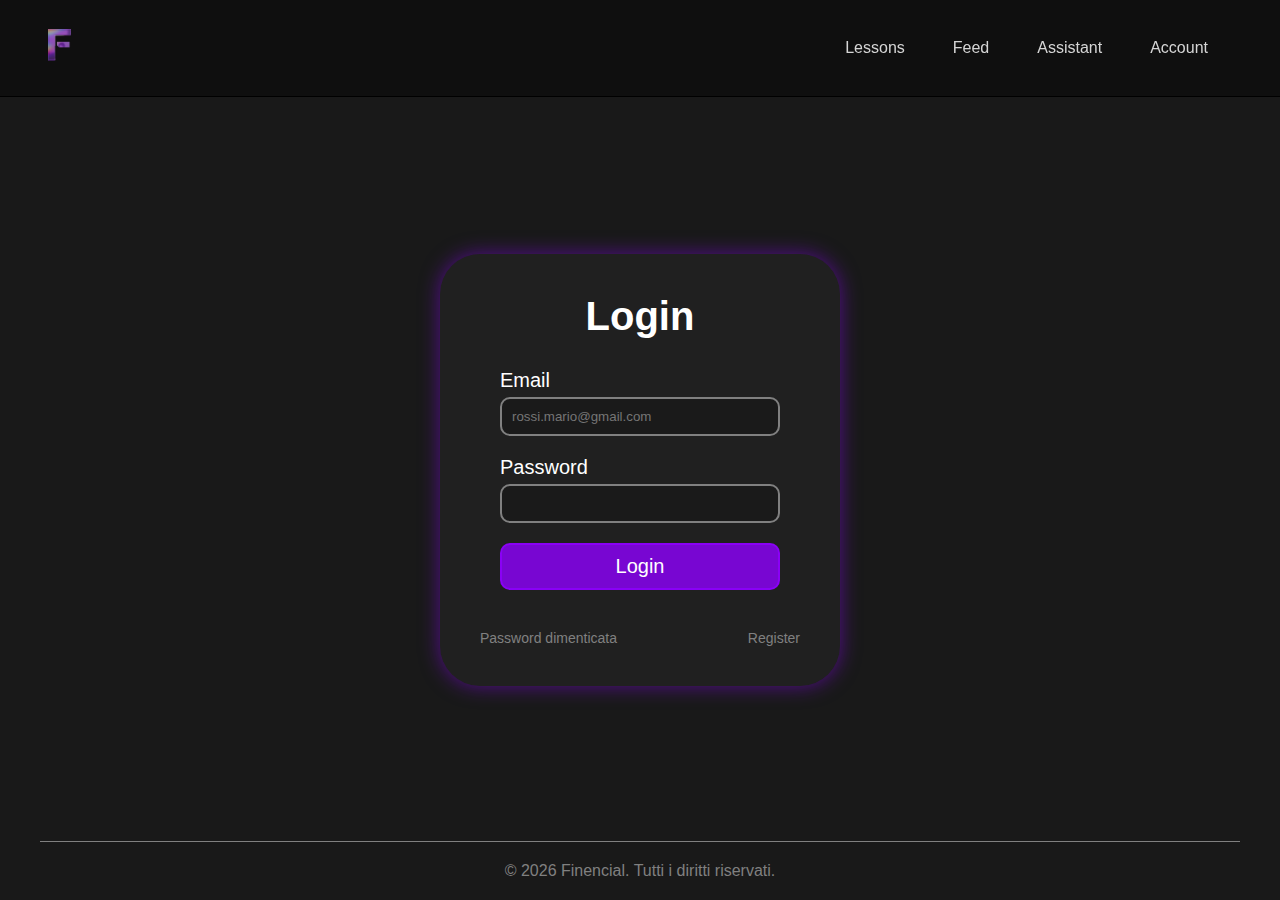
<file: html/login.html>
<!DOCTYPE html>
<html lang="it">
<head>
    <meta charset="UTF-8">
    <meta name="viewport" content="width=device-width, initial-scale=1.0">
    <title>Login</title>

    <link rel="stylesheet" href="../css/navbar.css">
    <link rel="stylesheet" href="../css/nav-link/login.css">
    <link rel="stylesheet" href="../css/colori.css">

    <link rel="icon" href="../logo/Gemini_Generated_Image_4a7n3m4a7n3m4a7n-removebg-preview.png">
</head>
<body>

    <!-- Header -->
    <header class="topbar">
    
        <div class="logo">
            <a href="../index.html">
                <img src="../logo/Gemini_Generated_Image_4a7n3m4a7n3m4a7n-removebg-preview.png" alt="Logo Finencial">
            </a>
        </div>

        <button class="hamburger" aria-label="Apri menu">
            <span></span>
            <span></span>
            <span></span>
        </button>

        <nav class="nav-links">
            <a href="nav-link/homepage.html">Lessons</a>
            <a href="nav-link/feed.html">Feed</a>
            <a href="nav-link/assistant.html">Assistant</a>
            <a href="#">Account</a>
        </nav>
    </header>



    <div class="box">
        <h1>Login</h1>
            <div class="inputBox">
                <span>Email</span>
                <input
                    type="email" 
                    required="required"
                    placeholder="rossi.mario@gmail.com"
                >
            </div>

            <div class="inputBox">
                <span>Password</span>
                <input 
                    type="password"
                    required="required"
                >
            </div>

            
            <input type="submit" value="Login" class="Login">
            <i></i>



            <div class="links">
                <a href="#">Password dimenticata</a>
                <a href="register.html">Register</a>
            </div>

    </div>
    <footer>
        <p>© 2026 Finencial. Tutti i diritti riservati.</p>
    </footer>

    <script src="../js/navbar.js"></script>

    
</body>
</html>
</file>
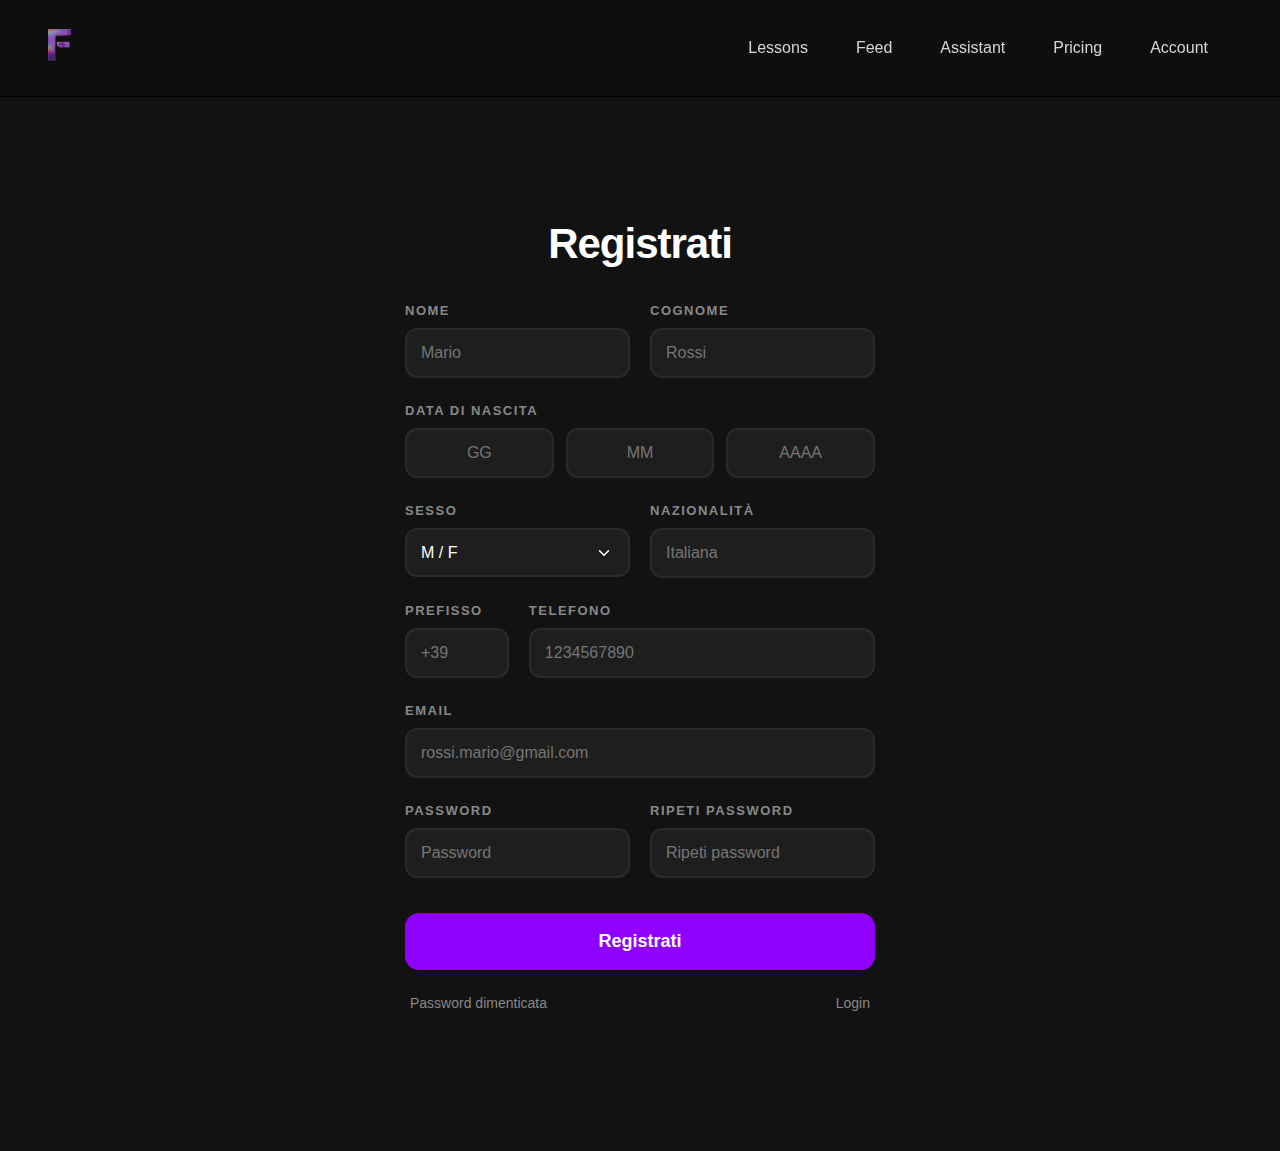
<file: html/registrati.html>
<!DOCTYPE html>
<html lang="it">
<head>
    <meta charset="UTF-8">
    <meta name="viewport" content="width=device-width, initial-scale=1.0">
    <title>Registrati</title>

    <link rel="stylesheet" href="../css/navbar.css">
    <link rel="stylesheet" href="../css/colori.css">
    <link rel="stylesheet" href="../css/registrati.css">

    <link rel="icon" href="../logo/icon.jpeg">
</head>
<body>

    <!-- Header -->
    <header class="topbar">
    
        <div class="logo">
            <a href="../index.html">
                <img src="../logo/Gemini_Generated_Image_4a7n3m4a7n3m4a7n-removebg-preview.png" alt="Logo Finencial">
            </a>
        </div>

        <button class="hamburger" aria-label="Apri menu">
            <span></span>
            <span></span>
            <span></span>
        </button>

        <nav class="nav-links">
            <a href="nav-link/homepage.html">Lessons</a>
            <a href="nav-link/feed.html">Feed</a>
            <a href="nav-link/assistant.html">Assistant</a>
            <a href="nav-link/pricing.html">Pricing</a>
            <a href="login.html">Account</a>
        </nav>
    </header>



    <div class="box">
    <h1>Registrati</h1>
    
    <!-- <form id="registerForm"> -->
    <form action="../php/salva_utente.php" method="POST" id="registerForm">
        <div class="info">
            <div class="inputBox">
                <span>Nome</span>
                <input type="text" name="nome" id="nome" required placeholder="Mario">
            </div>
            <div class="inputBox">
                <span>Cognome</span>
                <input type="text" name="cognome" id="cognome" required placeholder="Rossi">
            </div>
        </div>

        <div class="info">
            <div class="inputBox birth-group">
                <span>Data di nascita</span>
                <div class="birth-inputs">
                    <input type="number" name="day" id="day" placeholder="GG" min="1" max="31" required>
                    <input type="number" name="month" id="month" placeholder="MM" min="1" max="12" required>
                    <input type="number" name="year" id="year" placeholder="AAAA" min="1900" max="2026" required>
                </div>
            </div>
        </div>

        <div class="info">
            <div class="inputBox">
                <span>Sesso</span>
                <select name="sesso" id="sesso" required>
                    <option value="" disabled selected>M / F</option>
                    <option value="M">Maschio</option>
                    <option value="F">Femmina</option>
                </select>
            </div>
            <div class="inputBox">
                <span>Nazionalità</span>
                <input type="text" name="nazionalita" id="nazionalita" required placeholder="Italiana">
            </div>
        </div>
        
        <div class="info">
            <div class="inputBox prefisso-container">
                <span>Prefisso</span>
                <input type="text" name="prefisso" placeholder="+39">
            </div>
            <div class="inputBox">
                <span>Telefono</span>
                <input type="tel" name="telefono" placeholder="1234567890">
            </div>
        </div>

        <div class="inputBox">
            <span>Email</span>
            <input type="email" name="email" id="email" required placeholder="rossi.mario@gmail.com">
        </div>

        <div class="info">
            <div class="inputBox">
                <span>Password</span>
                <input type="password" name="password" id="password" required placeholder="Password">
            </div>
            <div class="inputBox">
                <span>Ripeti Password</span>
                <input type="password" id="confirmPassword" required placeholder="Ripeti password">
            </div>
        </div>

        <p id="error-msg" style="color: #ff4d4d; font-size: 14px; margin-top: 10px; display: none;"></p>
        <input type="submit" value="Registrati" class="Login">
    </form>

    <div class="links">
        <a href="#">Password dimenticata</a>
        <a href="login.html">Login</a>
    </div>
</div>


    <script src="../js/navbar.js"></script>
    <script>
        document.getElementById('registerForm').addEventListener('submit', function(event) {
        // Riferimenti ai campi
        const pass = document.getElementById('password').value;
        const confirmPass = document.getElementById('confirmPassword').value;
        const errorMsg = document.getElementById('error-msg');

        // Reset del messaggio di errore
        errorMsg.style.display = 'none';

        // Controllo uguaglianza password
        if (pass !== confirmPass) {
            event.preventDefault(); // Blocca l'invio del form
            errorMsg.innerText = "Le password non coincidono!";
            errorMsg.style.display = 'block';

            // Opzionale: evidenzia i bordi in rosso
            document.getElementById('confirmPassword').style.borderColor = "#ff4d4d";
        } else {
            // Se tutto è ok, puoi procedere (es. invio dati al server)
            alert("Registrazione effettuata con successo!");
        }
        });
    </script>

    
</body>
</html>
</file>
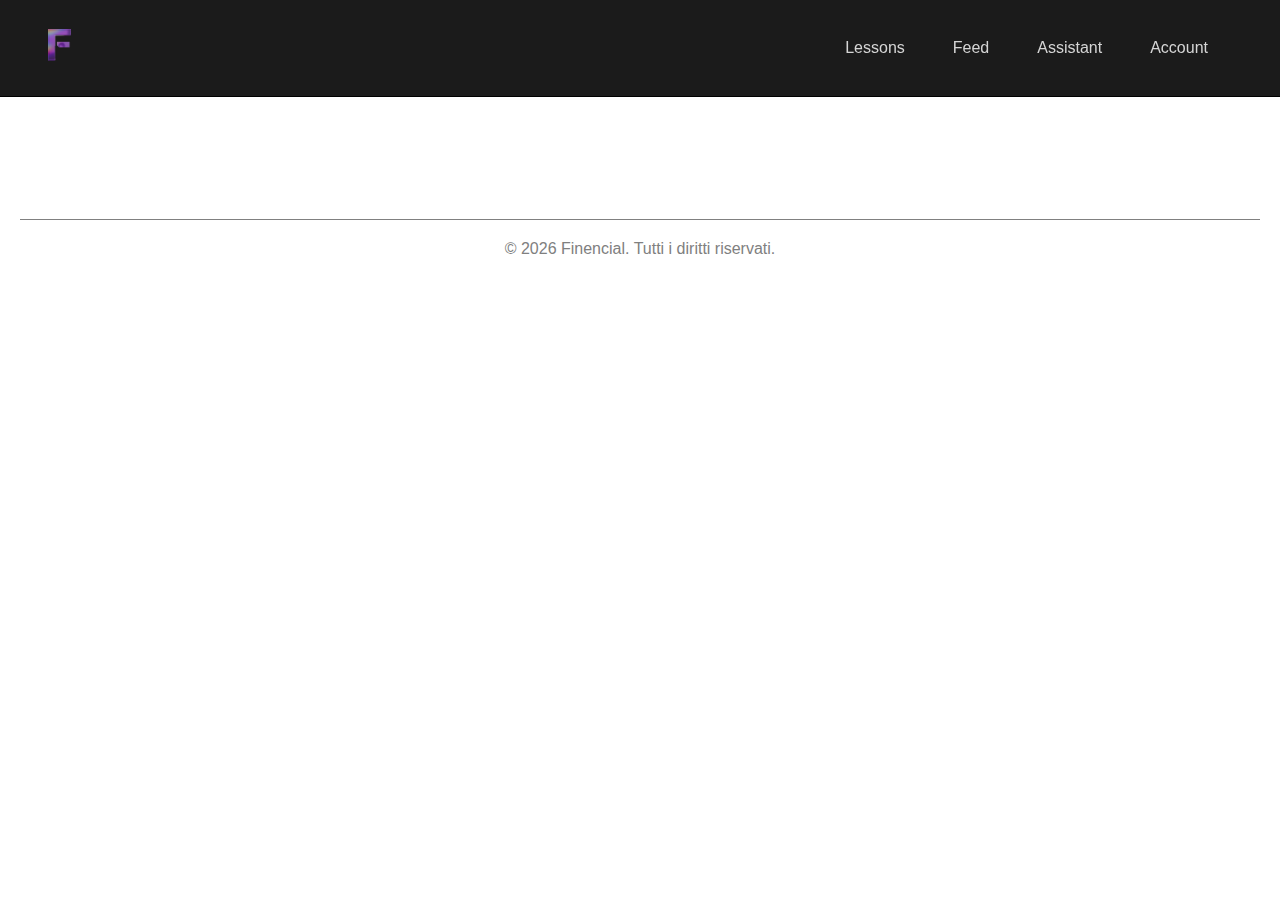
<file: html/nav-link/account.html>
<!DOCTYPE html>
<html lang="en">
<head>
  <meta charset="UTF-8" />
  <title>Finencial - Account</title>
  <meta name="viewport" content="width=device-width, initial-scale=1.0" />
  <link rel="stylesheet" href="../../css/nav-link/homepagestyle.css">
  <link rel="stylesheet" href="../../css/navbar.css">
</head>
<body>

  <style>
    h1, h3 {
      color: #fff;
    }
  </style>

  <!-- Header -->
  <header class="topbar">
    <div class="logo">
        <a href="../../index.html">
          <img src="../../logo/Gemini_Generated_Image_4a7n3m4a7n3m4a7n-removebg-preview.png" alt="Logo Finencial">
        </a>
    </div>

    <button class="hamburger" aria-label="Apri menu">
      <span></span>
      <span></span>
      <span></span>
    </button>

    <nav class="nav-links">
      <a href="homepage.html">Lessons</a>
      <a href="feed.html">Feed</a>
      <a href="assistant.html">Assistant</a>
      <a class="active" href="#">Account</a>
    </nav>
  </header>

  <main>
   <section>
     <div class="container">
      <h1>Account section is under development!</h1>
      <h3>Coming soon in 2026.</h3>
     </div>
   </section>
  </main>

  <footer>
        <p>© 2026 Finencial. Tutti i diritti riservati.</p>
  </footer>

</body>
</html>
</file>
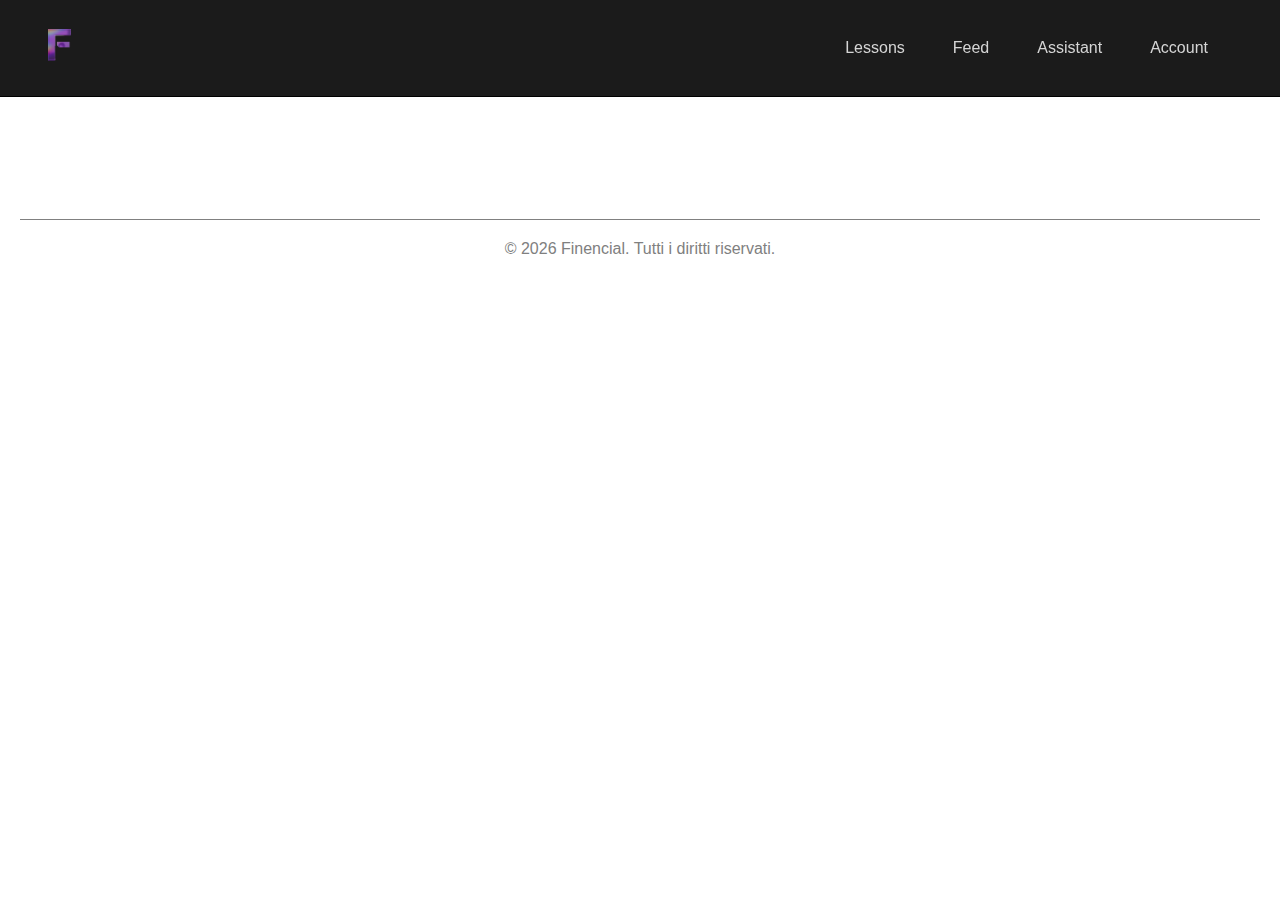
<file: html/nav-link/assistant.html>
<!DOCTYPE html>
<html lang="en">
<head>
  <meta charset="UTF-8" />
  <title>Finencial - Assistant</title>
  <meta name="viewport" content="width=device-width, initial-scale=1.0" />
  <link rel="stylesheet" href="../../css/nav-link/homepagestyle.css">
  <link rel="stylesheet" href="../../css/navbar.css">
</head>
<body>

  <style>
    h1, h3 {
      color: #fff;
    }
  </style>

  <!-- Header -->
  <header class="topbar">
    <div class="logo">
        <a href="../../index.html">
          <img src="../../logo/Gemini_Generated_Image_4a7n3m4a7n3m4a7n-removebg-preview.png" alt="Logo Finencial">
        </a>
    </div>

    <button class="hamburger" aria-label="Apri menu">
      <span></span>
      <span></span>
      <span></span>
    </button>

    <nav class="nav-links">
      <a href="homepage.html">Lessons</a>
      <a href="feed.html">Feed</a>
      <a class="active" href="#">Assistant</a>
      <a href="../login.html">Account</a>
    </nav>
  </header>

  <main>
   <section>
     <div class="container">
      <h1>Assistant section is under development!</h1>
      <h3>Coming soon in 2026.</h3>
     </div>
   </section>
  </main>

  <footer>
        <p>© 2026 Finencial. Tutti i diritti riservati.</p>
  </footer>

  <script src="../../js/navbar.js"></script>

</body>
</html>
</file>
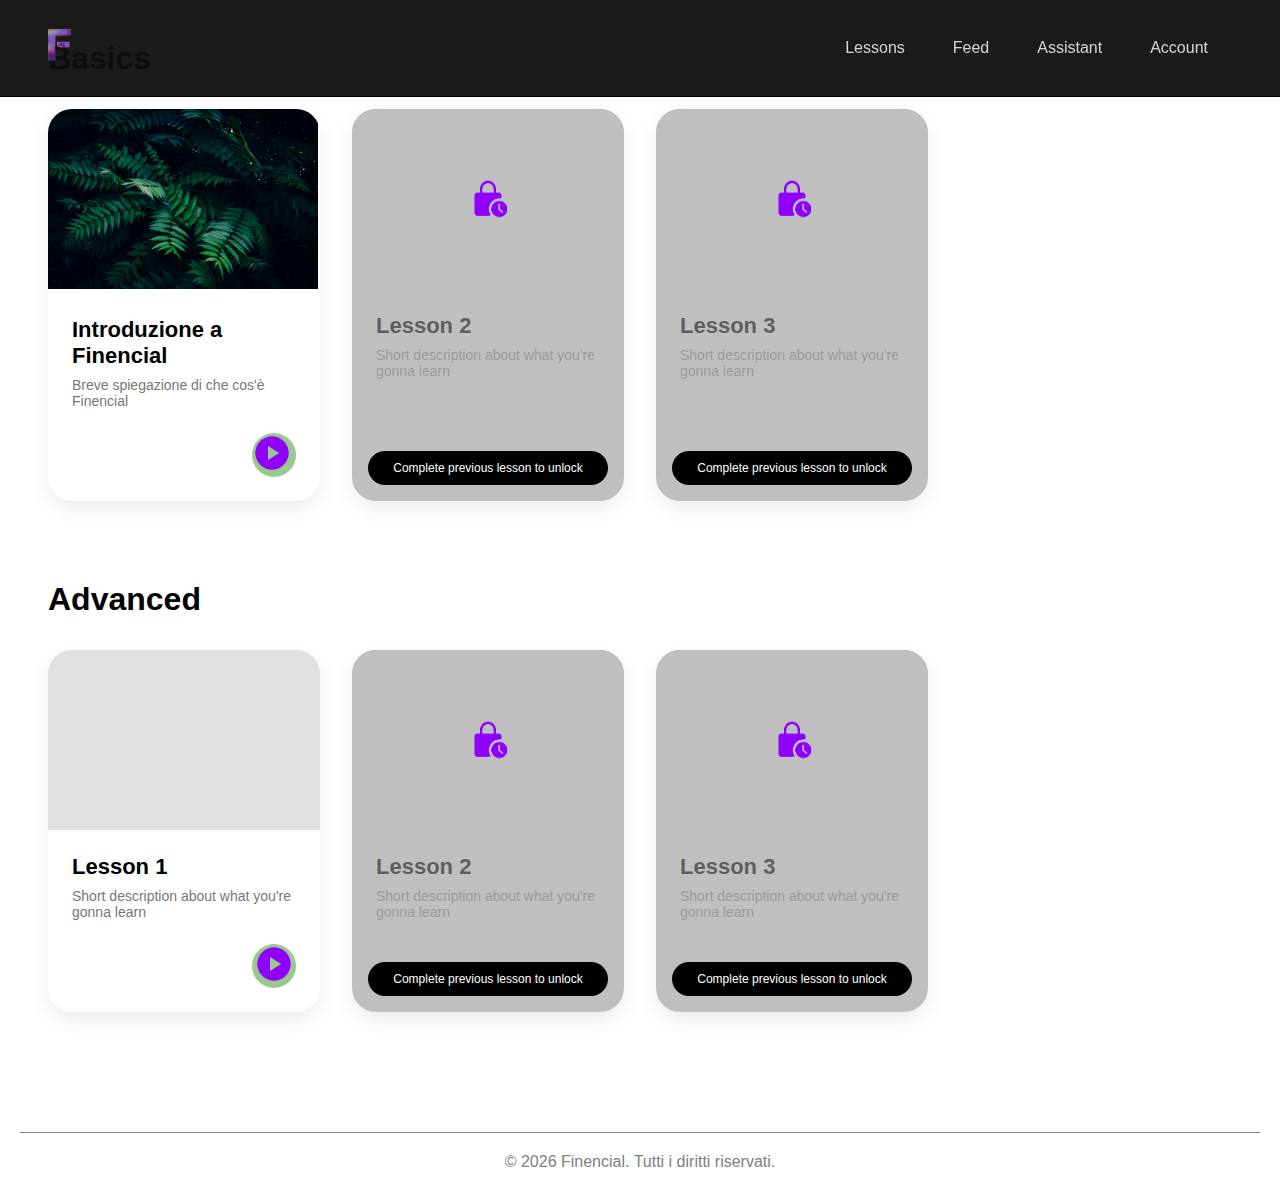
<file: html/nav-link/homepage.html>
<!DOCTYPE html>
<html lang="en">
<head>
  <meta charset="UTF-8" />
  <title>Finencial - Homepage</title>
  <meta name="viewport" content="width=device-width, initial-scale=1.0" />
  <link rel="stylesheet" href="../../css/nav-link/homepagestyle.css">
  <link rel="stylesheet" href="../../css/navbar.css">

  <link rel="icon" href="../../logo/Gemini_Generated_Image_4a7n3m4a7n3m4a7n-removebg-preview.png">
</head>
<body>

  <!-- Header -->
  <header class="topbar">
    
    <div class="logo">
      <a href="../../index.html">
        <img src="../../logo/Gemini_Generated_Image_4a7n3m4a7n3m4a7n-removebg-preview.png" alt="">
      </a>
    </div>

    <button class="hamburger" aria-label="Apri menu">
      <span></span>
      <span></span>
      <span></span>
    </button>

    <nav class="nav-links">
      <a href="#">Lessons</a>
      <a href="feed.html">Feed</a>
      <a href="assistant.html">Assistant</a>
      <a href="../login.html">Account</a>
    </nav>
  </header>

  <main>
    <!-- BASICS -->
    <section>
      <h2 class="plan-title">Basics</h2>

      <div class="carosello">
        <div class="cards">
        <!-- Unlocked -->
        <div class="card">
          <img src="../../img/lezione1/intro.jpg" class="card-image" alt="">
          <div class="card-body">
            <h3>Introduzione a Finencial</h3>
            <p>Breve spiegazione di che cos'è Finencial</p>
            <div class="card-actions">
              <a class="next-btn" href='../Lezioni/lezione_1.html'><img src="../../icon/play.png" alt="" height="40"></a>
            </div>
          </div>
        </div>

        <!-- Locked -->
        <div class="card locked">
          <div class="card-image lock">
            <img src="../../icon/lockclock.png" alt="" height="40">
          </div>
          <div class="card-body">
            <h3>Lesson 2</h3>
            <p>Short description about what you're gonna learn</p>
          </div>
          <div class="locked-banner">
            Complete previous lesson to unlock
          </div>
        </div>

        <!-- Locked -->
        <div class="card locked">
          <div class="card-image lock">
            <img src="../../icon/lockclock.png" alt="" height="40">
          </div>
          <div class="card-body">
            <h3>Lesson 3</h3>
            <p>Short description about what you're gonna learn</p>
          </div>
          <div class="locked-banner">
            Complete previous lesson to unlock
          </div>
        </div>
      </div>
      </div>
    </section>

    <!-- ADVANCED -->
    <section>
      <h2 class="plan-title">Advanced</h2>

      <div class="cards">
        <div class="card">
          <div class="card-image"></div>
          <div class="card-body">
            <h3>Lesson 1</h3>
            <p>Short description about what you're gonna learn</p>
            <div class="card-actions">
              <button class="next-btn" onclick="window.location.href='../Lezioni/lezione_1.html'"><img src="../../icon/play.png" alt="" height="40"></button>
            </div>
          </div>
        </div>

        <div class="card locked">
          <div class="card-image lock">
            <img src="../../icon/lockclock.png" alt="" height="40">
          </div>
          <div class="card-body">
            <h3>Lesson 2</h3>
            <p>Short description about what you're gonna learn</p>
          </div>
          <div class="locked-banner">
            Complete previous lesson to unlock
          </div>
        </div>

        <div class="card locked">
          <div class="card-image lock">
            <img src="../../icon/lockclock.png" alt="" height="40">
          </div>
          <div class="card-body">
            <h3>Lesson 3</h3>
            <p>Short description about what you're gonna learn</p>
          </div>
          <div class="locked-banner">
            Complete previous lesson to unlock
          </div>
        </div>
      </div>
    </section>
  </main>

  <footer>
        <p>© 2026 Finencial. Tutti i diritti riservati.</p>
    </footer>

  <script src="../../js/navbar.js"></script>

</body>
</html>
</file>
<file: css/navbar.css>
/* Header */
* {
    margin: 0;
    padding: 0;
    box-sizing: border-box; /* Cambiato da 0 a border-box */
    font-family: Arial, Helvetica, sans-serif;
}

header{
    margin-bottom: 134px;
}

.topbar {
    display: flex;
    justify-content: space-between;
    align-items: center;
    padding: 15px 48px;
    background-color: rgba(15, 15, 15, 0.95);
    color: white;
    border-bottom: 1px solid black;
    position: fixed;
    z-index: 1000;
    width: 100%;
    transition: 0.5s;
}

.topbar.scrolled {
    padding-top: 0px;
    padding-bottom: 0px;
    backdrop-filter: blur(4px);
    border-bottom: 1px solid #333;
    transition: 0.5s;
}

.logo {
    font-size: 28px;
}

.logo img {
    height: 32px;
    width: auto;
}

.nav-links{
    align-items: center;
    justify-content: center;
    text-align: center;
}

nav a {
    margin: 24px;
    text-decoration: none;
    color: #000;
    transition: all 0.3s ease;
    color: #D5D5D5;
}

nav a:hover {
    color: var(--violet);
}

.hamburger {
    display: none;
    flex-direction: column;
    gap: 6px;
    background: none;
    border: none;
    cursor: pointer;
    margin-top: 0;
}

.nav-links {
    display: flex;
    align-items: center;
    justify-content: center;
}

.hamburger span {
    width: 24px;
    height: 2px;
    background: #ffffff;
    display: block;
}

@media (max-width: 768px) {

    .topbar {
        padding: 20px 24px;
    }

    .hamburger {
        display: flex;
    }

    .nav-links {
        position: absolute;
        top: 70px;
        right: 24px;
        background: #191919;
        box-shadow: 0 12px 30px rgba(0,0,0,0.1);
        border-radius: 16px;
        display: none;
        flex-direction: column;
        min-width: 180px;
        padding: 12px 0;
        z-index: 1000;
    }

    .nav-links a {
        margin: 0;
        padding: 12px 20px;
        color:white;
    }

    .nav-links.show {
        display: flex;
    }

    .topbar.scrolled {
        padding: 15px 48px;
        backdrop-filter: blur(4px);
        border-bottom: 1px solid #333;
        transition: 0.5s;
    }
}

footer {
    text-align: center;
    padding: 20px 0 20px 0; /* Più spazio sopra per staccarlo dai contenuti */
    color: gray;
    
    /* Rimuoviamo position: fixed e width: 99% */
    position: relative; 
    clear: both;
    
    /* Creiamo lo spazio a destra e sinistra della linea */
    margin: 0 20px; /* Cambia 48px con quanto spazio vuoi lasciare ai lati */
    border-top: 1px solid gray;
    
    display: flex;
    align-items: center;
    justify-content: center;
}
</file>
<file: css/nav-link/login.css>
:root {
    --radius: 24px;
}

*{
    margin: 0;
    padding: 0;
    box-sizing: border-box;
    font-family: Arial, Helvetica, sans-serif;
}

body{
    background: var(--bg);
    min-height: 100vh;
    display: flex;
    flex-direction: column;
    margin: 0;
    position: relative;
}

.box{
    width: 100%;
    max-width: 400px;
    padding: 40px;
    position: absolute;
    top: 50%;
    left: 50%;
    transform: translate(-50%, -50%);
    background: #202020;
    text-align: center;
    box-shadow: 0 0px 20px rgba(143, 0, 255, 0.5);
    border-radius: 40px;
    margin-top: 20px;
}

.box h1{
    color: white;
    margin-bottom: 30px;
    font-size: 40px;
}

.inputBox{
    display: flex;
    flex-direction: column;
    text-align: left;
    margin: 20px;
}

.inputBox span{
    margin-bottom: 5px;
    font-size: 20px;
    color: white;
}

.inputBox input{
    background-color: var(--bgGlass);
    border: solid 2px gray;
    border-radius: 10px;
    padding: 10px;
    color: white;
    transition: 0,5s ease;
}

.inputBox input:focus{
    outline: none;
    border-color: var(--violetGlass);
}

.Login{
    background-color: var(--violetGlass);
    border: solid 2px var(--violetGlass);
    padding: 10px 10px;
    margin-left: 20px;
    margin-right: 20px;
    margin-bottom: 20px;
    width: calc(100% - 40px);
    border-radius: 10px;
    cursor: pointer;
    transition: background-color 0.3s ease;
    font-size: 20px;
    color: white;
}

.Login:hover{
    background-color: var(--violetGlass1);
}

.links{
    margin-top: 20px;
    display: flex;
    justify-content: space-between;
    color: gray;
}

.links a{
    text-decoration: none;
    color: var(--muted);
    font-size: 14px;
}

.links a:hover{
    text-decoration: underline;
}

.altro{
    display: flex;
    flex-direction: column;
    justify-items: center;
    align-items: center;
}



footer {
    /* Rimuoviamo il fixed e il width 99% */
    position: absolute;
    bottom: 20px; /* Distanza dal bordo inferiore della pagina */
    
    /* 2. Larghezza e centraggio della linea */
    left: 20px;  /* Spazio a sinistra */
    right: 20px; /* Spazio a destra (identico per centrare) */
    width: auto; /* Importante: annulla il 99% o il 100% */
    
    /* 3. Stile della linea */
    border-top: 1px solid gray;
    padding-top: 20px;
    text-align: center;
    color: gray;
    z-index: 10;
    bottom: 0;
}

@media (max-width: 768px) {
    .box{
        width: 350px;
    }

    .box h1{
        font-size: 30px;
    }


    .inputBox{
        margin: 10px;
    }

    .inputBox span{
        font-size: 15px;
    }

    .button{
        width: 100%;
        font-size: 15px;
    }

    .Login{
        width: calc(100%);
        font-size: 15px;
        justify-content: center;
        margin: 10px;
        margin-left: 0;
    }
}
</file>
<file: css/colori.css>
:root{
    --bg: #191919;
    --bgGlass: rgba(25, 25, 25, 0.8);
    --violet: #8f00ff;
    --violetGlass: rgba(143, 0, 255, 0.8);
    --violetGlass1: rgba(143, 0, 255, 0.5);
}
</file>
<file: css/registrati.css>
:root {
    --radius: 24px;
    --violet: #8f00ff;
    --violetGlass: rgba(143, 0, 255, 0.4);
    --violetGlass1: rgba(143, 0, 255, 0.7);
    --bg: #121212;
    --bgGlass: rgba(255, 255, 255, 0.05);
    --muted: #888;
}

/* Reset Generale */
* {
    margin: 0;
    padding: 0;
    box-sizing: border-box;
    font-family: 'Inter', Arial, sans-serif;
}

body {
    background: var(--bg);
    min-height: 100vh;
    display: flex;
    flex-direction: column;
    align-items: center;
    color: white;
    margin: 0;
}

/* 🟢 FIX AUTOFILL: Impedisce lo sfondo bianco sulla mail */
input:-webkit-autofill,
input:-webkit-autofill:hover, 
input:-webkit-autofill:focus {
    -webkit-text-fill-color: white !important;
    -webkit-box-shadow: 0 0 0px 1000px #1a1a1a inset !important;
    transition: background-color 5000s ease-in-out 0s;
}

/* BOX REGISTRAZIONE */
.box {
    width: 95%;
    max-width: 550px;
    padding: 40px;
    text-align: center;
    
    /* 🟢 SPAZIATURA: 180px sopra (per la navbar) e 100px sotto */
    margin-top: 180px;
    margin-bottom: 100px; 
    z-index: 1;
}

.box h1 {
    color: white;
    margin-bottom: 35px;
    font-size: 42px;
    font-weight: 800;
    letter-spacing: -1px;
}

/* LAYOUT RIGHE */
.info {
    display: flex;
    gap: 20px;
    width: 100%;
}

.inputBox {
    display: flex;
    flex-direction: column;
    text-align: left;
    margin-bottom: 25px; /* Spazio tra le righe di input */
    flex: 1;
}

/* STILE PER IL MENU A TENDINA (SELECT) */
.inputBox select {
    background-color: var(--bgGlass);
    border: 2px solid #2a2a2a;
    border-radius: 12px;
    padding: 14px;
    color: white;
    font-size: 16px;
    transition: all 0.3s ease;
    width: 100%;
    appearance: none; /* Rimuove la freccetta predefinita del browser */
    cursor: pointer;
    background-image: url("data:image/svg+xml,%3Csvg xmlns='http://www.w3.org/2000/svg' width='24' height='24' viewBox='0 0 24 24' fill='none' stroke='%23888' stroke-width='2' stroke-linecap='round' stroke-linejoin='round'%3E%3Cpolyline points='6 9 12 15 18 9'%3E%3C/polyline%3E%3C/svg%3E");
    background-repeat: no-repeat;
    background-position: right 14px center;
    background-size: 18px;
}

.inputBox select:focus {
    outline: none;
    border-color: var(--violet);
    background-color: rgba(255, 255, 255, 0.08);
    box-shadow: 0 0 15px rgba(143, 0, 255, 0.2);
}

/* Stile per le opzioni dentro il menu (per i browser che lo supportano) */
.inputBox select option {
    background-color: #1a1a1a; /* Sfondo scuro per la tendina aperta */
    color: white;
    padding: 10px;
}

/* FIX PER IL TELEFONO: Prefisso più stretto */
.prefisso-container {
    flex: 0.3 !important; /* Occupa meno spazio rispetto al numero */
}

.inputBox span {
    margin-bottom: 10px;
    font-size: 13px;
    text-transform: uppercase;
    letter-spacing: 1.5px;
    color: var(--muted);
    font-weight: 700;
}

.inputBox input {
    background-color: var(--bgGlass);
    border: 2px solid #2a2a2a;
    border-radius: 12px;
    padding: 14px;
    color: white;
    font-size: 16px;
    transition: all 0.3s ease;
    width: 100%;
}

.inputBox input:focus {
    outline: none;
    border-color: var(--violet);
    background-color: rgba(255, 255, 255, 0.08);
    box-shadow: 0 0 15px rgba(143, 0, 255, 0.2);
}

/* DATA DI NASCITA */
.birth-inputs {
    display: flex;
    gap: 12px;
    width: 100%;
}

.birth-inputs input {
    text-align: center;
    flex: 1;
}

/* RIMUOVERE FRECCETTE */
input::-webkit-outer-spin-button,
input::-webkit-inner-spin-button {
    -webkit-appearance: none;
    margin: 0;
}
input[type=number] { -moz-appearance: textfield; }

/* BOTTONE */
.Login {
    background-color: var(--violet);
    border: solid 2px var(--violet);
    padding: 16px;
    margin: 10px 0 25px 0;
    width: 100%;
    border-radius: 14px;
    cursor: pointer;
    font-size: 18px;
    font-weight: 700;
    color: white;
    transition: 0.3s;
}

.Login:hover {
    background-color: var(--violetGlass1);
    box-shadow: 0 0 8px var(--violet);
    transform: scale(1.05);
    backdrop-filter: blur(4px);;
}

.login:active {
    transform: scale(0.99);
}

/* LINKS */
.links {
    display: flex;
    justify-content: space-between;
    padding: 0 5px;
}

.links a {
    text-decoration: none;
    color: var(--muted);
    font-size: 14px;
}

.links a:hover { color: var(--violet); }

/* 🟢 FOOTER FIX */
footer {
    margin-top: auto; /* Spinge il footer in fondo */
    width: 100%;
    padding: 40px 20px;
    border-top: 1px solid rgba(255, 255, 255, 0.1);
    text-align: center;
    color: #555;
    background: var(--bg);
}

/* RESPONSIVE */
@media (max-width: 600px) {
    .info { flex-direction: column; gap: 0; }
    .box {
        margin-top: 130px;
        margin-bottom: 50px;
        padding: 30px 20px;
    }
    .box h1 { font-size: 32px; }
}

/* Fix specifico per la freccetta del select */
.inputBox select {
    cursor: pointer;
    /* Aggiungiamo una freccetta bianca stilizzata come sfondo */
    background-image: url("data:image/svg+xml,%3Csvg xmlns='http://www.w3.org/2000/svg' width='20' height='20' viewBox='0 0 24 24' fill='none' stroke='white' stroke-width='2' stroke-linecap='round' stroke-linejoin='round'%3E%3Cpath d='M6 9l6 6 6-6'%3E%3C/path%3E%3C/svg%3E") !important;
    background-repeat: no-repeat !important;
    background-position: right 15px center !important;
    background-size: 18px !important;
    padding-right: 40px !important; /* Spazio per non sovrapporre il testo alla freccia */
}
</file>
<file: css/nav-link/homepagestyle.css>
:root {
  --bg: #ffffff;
  --card: #ffffff;
  --card-locked: #bfbfbf;
  --muted: #777;
  --accent: #9bc88d;
  --black: #000;
  --radius: 24px;
}

* {
  box-sizing: border-box;
  margin: 0;
  padding: 0;
  font-family: "Georgia", serif;
}

body {
  background: var(--bg);
  color: #000;
}


/* Main */
main {
  padding: 40px 48px;
}

section {
  margin-bottom: 80px;
}

h2 {
  font-size: 32px;
  margin-bottom: 32px;
}

/* Cards */
.cards {
  display: grid;
  grid-template-columns: repeat(auto-fill, minmax(260px, 1fr));
  gap: 32px;
}

.card {
  position: relative;
  background: var(--card);
  border-radius: var(--radius);
  overflow: hidden;
  box-shadow: 0 8px 20px rgba(0,0,0,0.08);
}

.card-image {
  height: 180px;
  background: #e0e0e0;
}

.card-image.lock {
  display: flex;
  align-items: center;
  justify-content: center;
  font-size: 40px;
  background: var(--card-locked);
}

.card-body {
  padding: 24px;
}

.card-body h3 {
  margin: 0 0 8px;
  font-size: 22px;
}

.card-body p {
  margin: 0;
  color: var(--muted);
  font-size: 14px;
}

/* Next button */
.next-btn {
  bottom: 24px;
  right: 24px;
  width: 44px;
  height: 44px;
  border-radius: 50%;
  border: none;
  background: var(--accent);
  color: #fff;
  font-size: 20px;
  cursor: pointer;
}
.card-actions {
  margin-top: 24px;
  display: flex;
  justify-content: flex-end;
}


/* Locked state */
.card.locked {
  background: var(--card-locked);
}

.card.locked .card-body {
  opacity: 0.5;
}

.locked-banner {
  position: absolute;
  bottom: 16px;
  left: 16px;
  right: 16px;
  background: #000;
  color: #fff;
  text-align: center;
  padding: 10px;
  border-radius: 999px;
  font-size: 12px;
}




.container {
    text-align: center;
}
</file>
